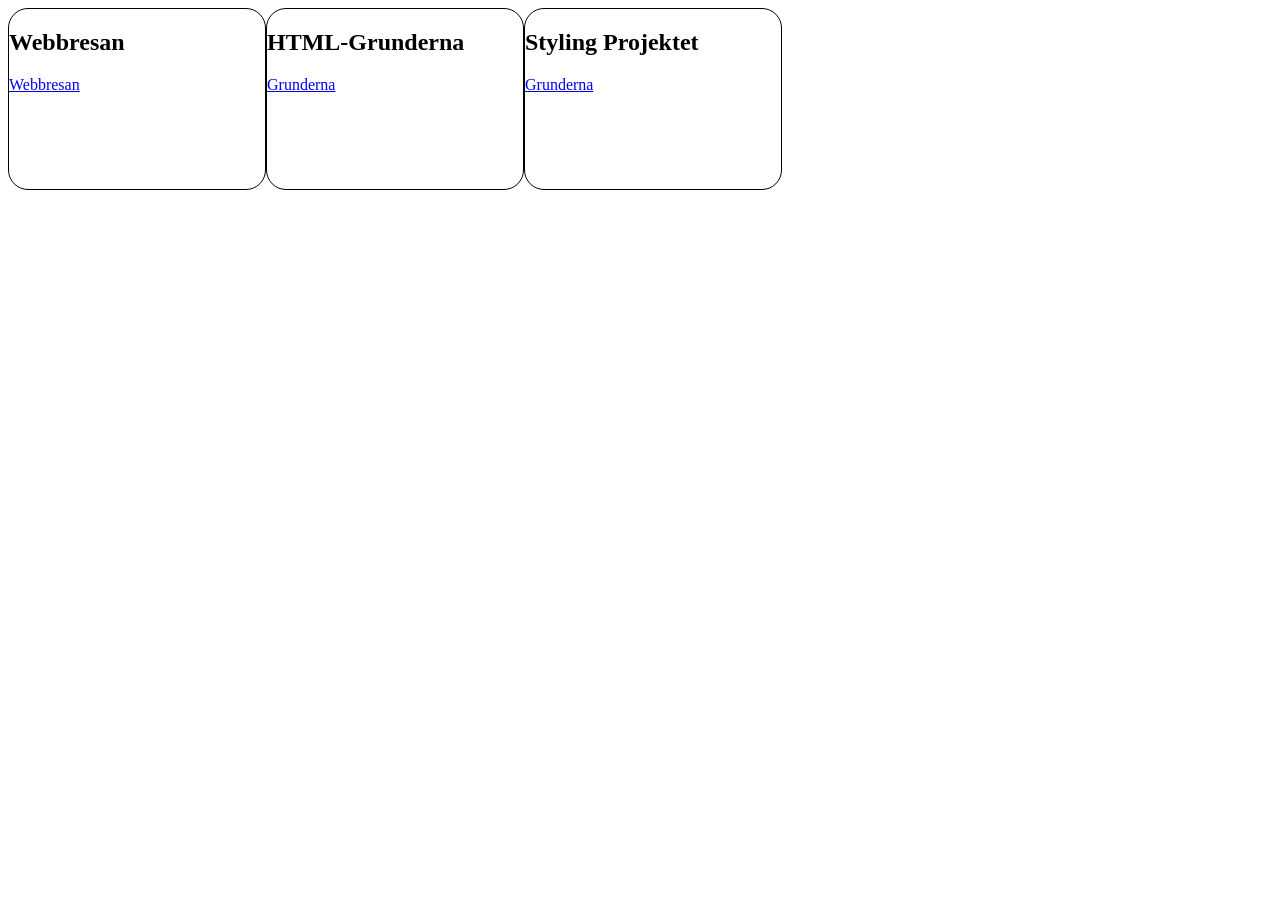
<file: index.html>
<!doctype html>
<html lang="en">
  <head>
    <link href="style.css" rel="stylesheet" />
    <meta charset="UTF-8" />
    <meta name="viewport" content="width=device-width, initial-scale=1.0" />
    <title>Document</title>
  </head>
  <body>
    <section>
      <h1>Webbresan</h1>
      <a href="Webbresan/index.html">Webbresan</a>
    </section>
    <section>
      <h2>HTML-Grunderna</h2>
      <a href="grunder/index.html">Grunderna</a>
    </section>
    <section>
      <h2>Styling Projektet</h2>
      <a href="Styling/index.html">Grunderna</a>
    </section>
  </body>
</html>
</file>
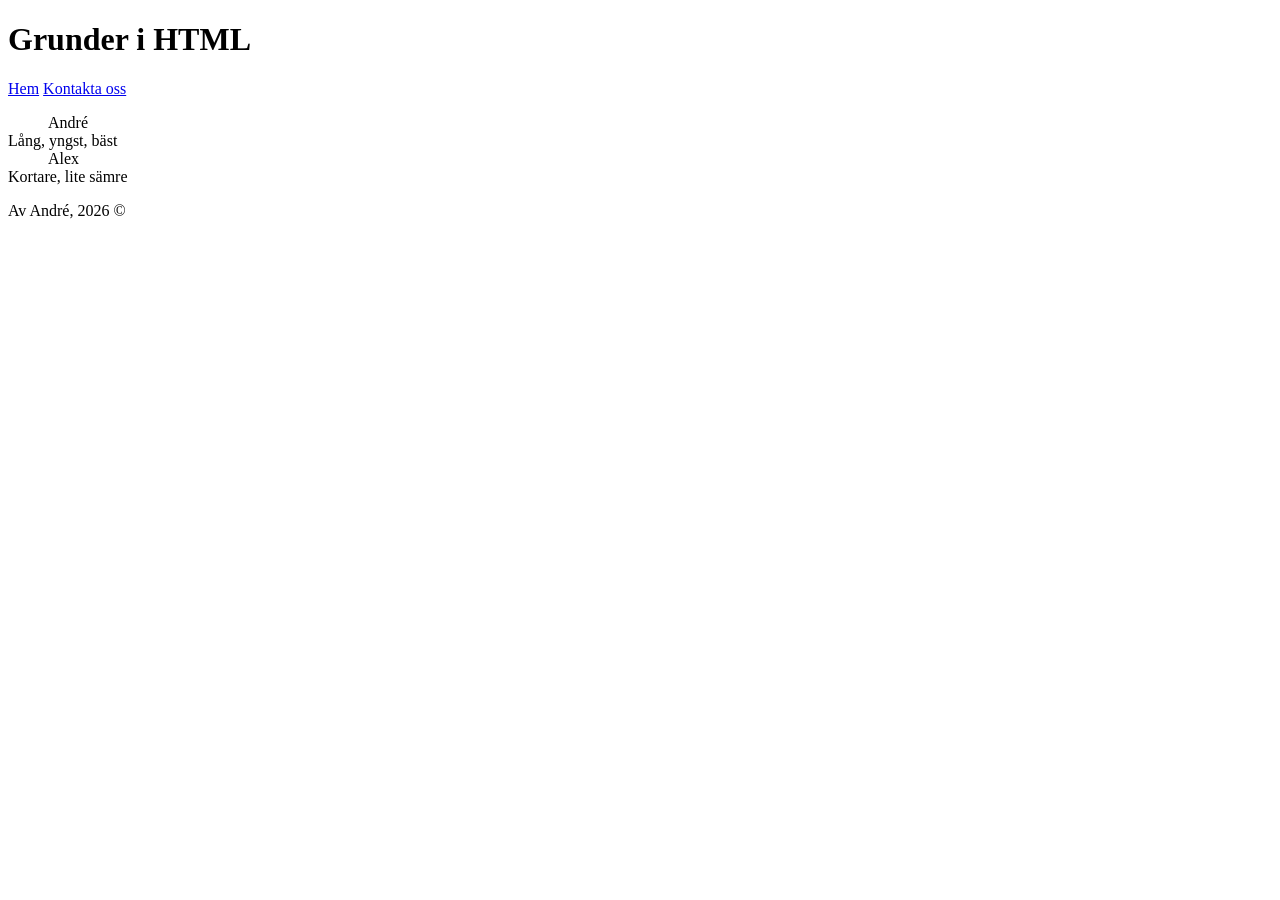
<file: grunder/index.html>
<!doctype html>
<html lang="en">
  <head>
    <meta charset="UTF-8" />
    <meta name="viewport" content="width=device-width, initial-scale=1.0" />
    <title>Document</title>
  </head>
  <body>
    <header><h1>Grunder i HTML</h1></header>
    <nav>
      <a href="index.html" aria-current="page">Hem</a>
      <a href="kontakta_oss.html">Kontakta oss</a>
    </nav>
    <main>
      <dl>
        <dd>André</dd>
        <dt>Lång, yngst, bäst</dt>
        <dd>Alex</dd>
        <dt>Kortare, lite sämre</dt>
      </dl>
    </main>
    <footer>
      <p>Av André, 2026 &copy;</p>
    </footer>
  </body>
</html>
</file>
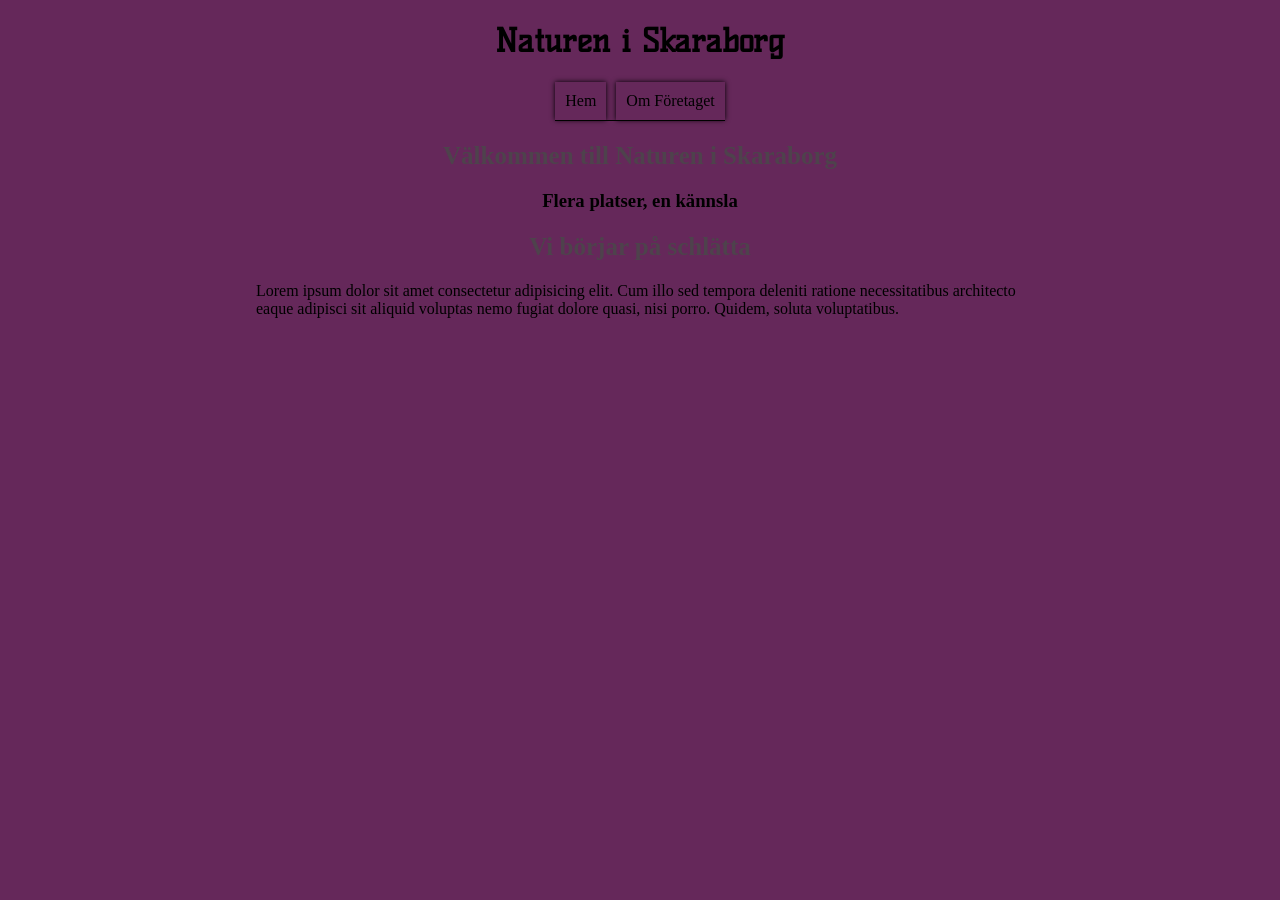
<file: Styling/index.html>
<!doctype html>
<html lang="en">
  <head>
    <meta charset="UTF-8" />
    <meta name="viewport" content="width=device-width, initial-scale=1.0" />
    <title>Document</title>
    <link rel="stylesheet" href="style.css" />
  </head>
  <body>
    <header>
      <h1>Naturen i Skaraborg</h1>
    </header>
    <nav>
      <a href="index.html">Hem</a>
      <a href="about.html">Om Företaget</a>
    </nav>
    <main>
      <section>
        <h2 class="subHead">Välkommen till Naturen i Skaraborg</h2>
        <h3>Flera platser, en kännsla</h3>
      </section>
      <section>
        <h2 class="subHead">Vi börjar på schlätta</h2>
        <p class="max">
          Lorem ipsum dolor sit amet consectetur adipisicing elit. Cum illo sed
          tempora deleniti ratione necessitatibus architecto eaque adipisci sit
          aliquid voluptas nemo fugiat dolore quasi, nisi porro. Quidem, soluta
          voluptatibus.
        </p>
      </section>
    </main>
    <footer></footer>
  </body>
</html>
</file>
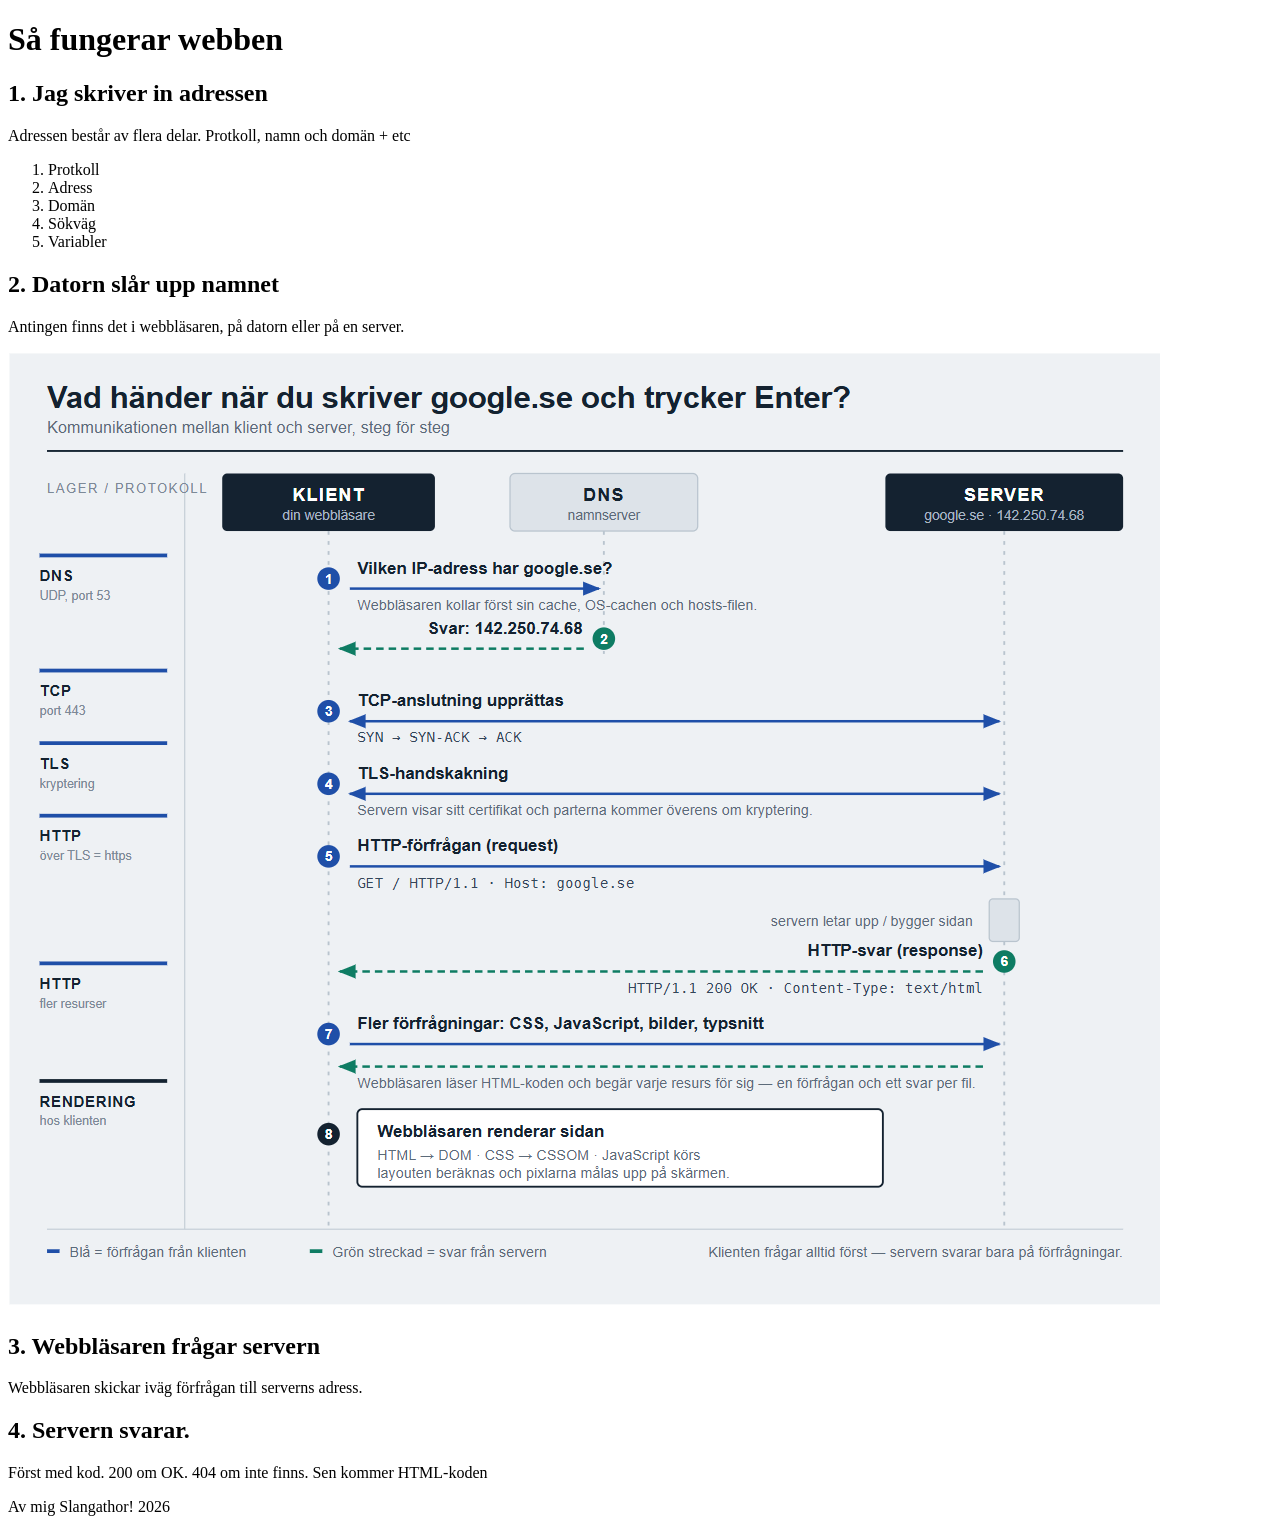
<file: Webbresan/index.html>
<!doctype html>
<html>
  <head>
    <title>My Site</title>
  </head>
  <body>
    <header>
      <h1>Så fungerar webben</h1>
    </header>
    <main>
      <section>
        <h2>1. Jag skriver in adressen</h2>
        <p>Adressen består av flera delar. Protkoll, namn och domän + etc</p>
        <ol>
          <li>Protkoll</li>
          <li>Adress</li>
          <li>Domän</li>
          <li>Sökväg</li>
          <li>Variabler</li>
        </ol>
      </section>
      <section>
        <h2>2. Datorn slår upp namnet</h2>
        <p>Antingen finns det i webbläsaren, på datorn eller på en server.</p>
        <img src="imgs/dns.png" >
      </section>
      <section>
        <h2>3. Webbläsaren frågar servern</h2>
        <p>Webbläsaren skickar iväg förfrågan till serverns adress.</p>
      </section>
      <section>
        <h2>4. Servern svarar.</h2>
        <p>
          Först med kod. 200 om OK. 404 om inte finns. Sen kommer HTML-koden
        </p>
      </section>
    </main>
    <footer>
      <p>Av mig Slangathor! 2026</p>
    </footer>
  </body>
</html>
</file>
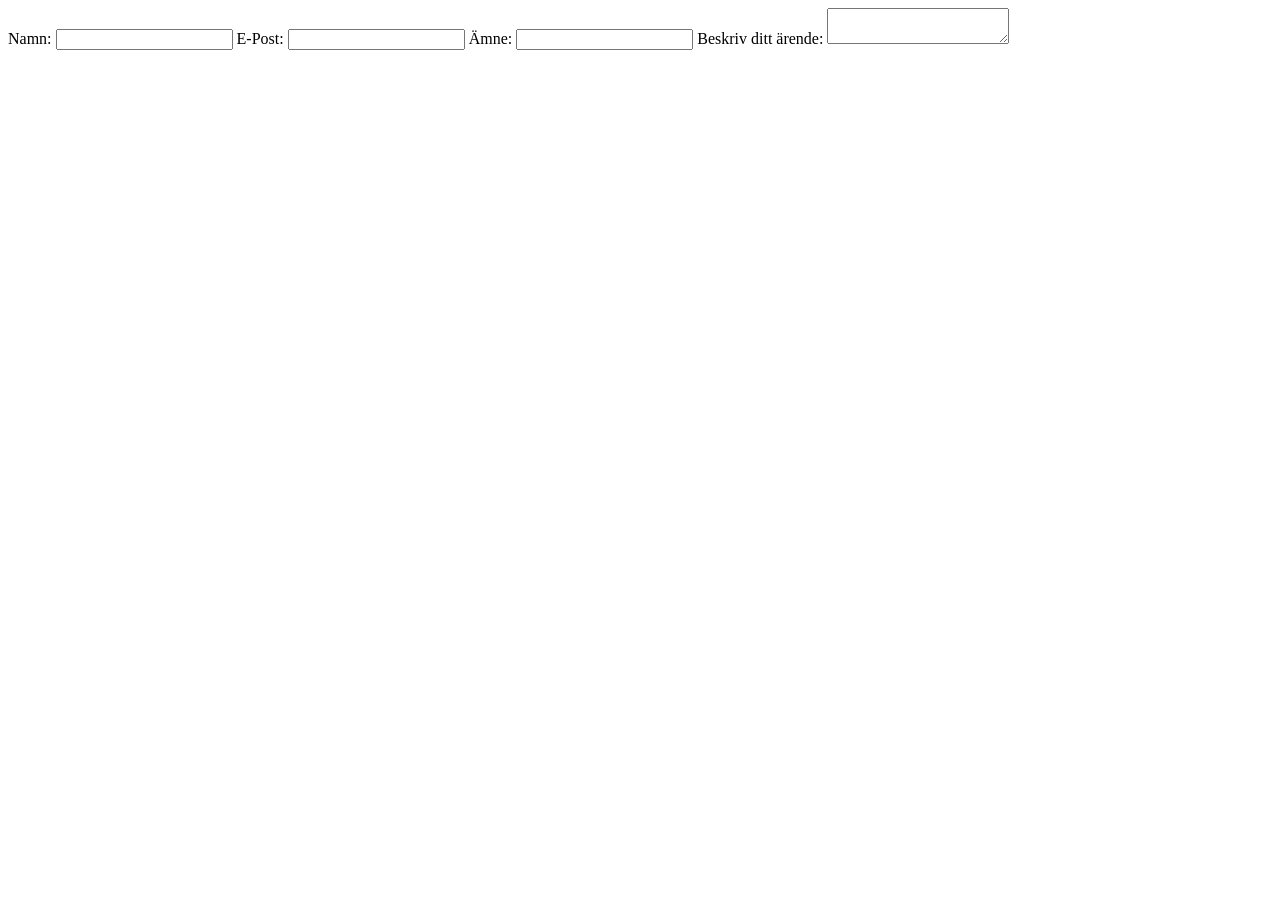
<file: grunder/kontakta_oss.html>
<!doctype html>
<html lang="en">
  <head>
    <meta charset="UTF-8" />
    <meta name="viewport" content="width=device-width, initial-scale=1.0" />
    <title>Document</title>
  </head>
  <body>
    <header>
      
    </header>
    <nav>

    </nav>
    <main>
      <form>
        <label for="name">Namn:</label>
        <input type="text" name="name" id="name" />

        <label for="email">E-Post:</label>
        <input type="email" name="email" id="email" />

        <label for="subject">Ämne:</label>
        <input type="text" name="subject" id="subject" />

        <label for="description">Beskriv ditt ärende:</label>
        <textarea name="description" id="description"></textarea>
      </form>
    </main>
    <footer></footer>
  </body>
</html>
</file>
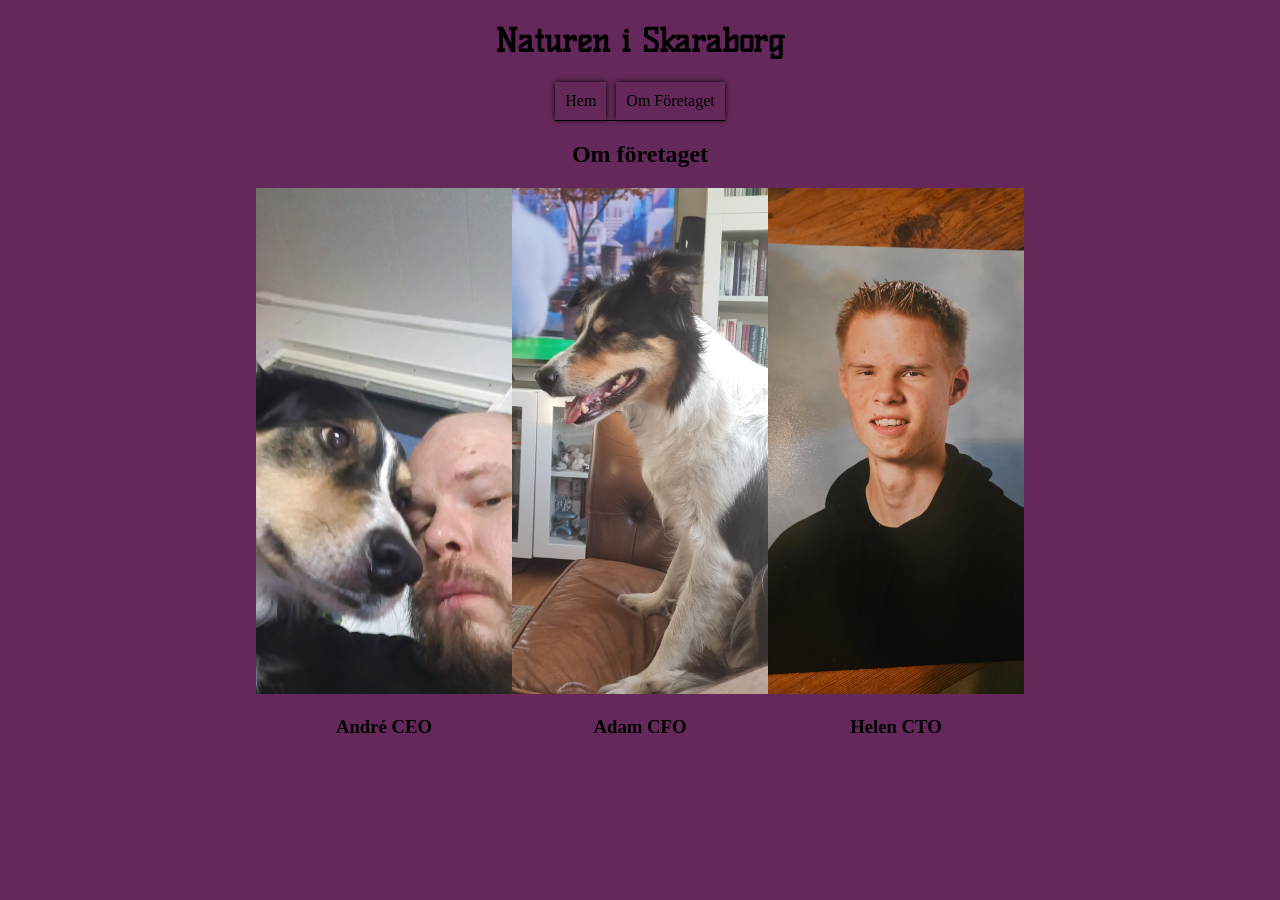
<file: Styling/about.html>
<!doctype html>
<html lang="en">
  <head>
    <meta charset="UTF-8" />
    <meta name="viewport" content="width=device-width, initial-scale=1.0" />
    <title>Document</title>
    <link rel="stylesheet" href="style.css">
  </head>
  <body>
    <header>
      <h1>Naturen i Skaraborg</h1>
    </header>
    <nav>
      <a href="index.html">Hem</a>
      <a href="about.html">Om Företaget</a>
    </nav>
    <main>
        <h2>Om företaget</h2>
        <div class="row">
            <section>
                <img src="img/CEO.jpg" alt="The CEO of the company">
                <h3>André CEO</h3>
            </section>
            <section>
                <img src="img/CFO.jpg" alt="The CFO of the company">
                <h3>Adam CFO</h3>
            </section>
            <section>
                <img src="img/CTO.jpg" alt="The CTO of the company">
                <h3>Helen CTO</h3>
            </section>
        </div>
        <div class="row"></div>
    </main>
    <footer>

    </footer>
  </body>
</html>
</file>
<file: style.css>
body {
  display: flex;
}

section {
  height: 20dvh;
  width: 20dvw;
  border: 1px solid black;
  border-radius: 20px;
}
</file>
<file: Styling/style.css>
@import url("https://fonts.googleapis.com/css2?family=Kelly+Slab&display=swap");

*,
*::before,
*::after {
  box-sizing: border-box;
}

:root {
  --bgColor: #65285a;
  --textColor: #a9e4ef;
  --accentColor: #96f550;
}

body {
  background-color: var(--bgColor);
  display: flex;
  flex-direction: column;
  justify-content: center;
  align-items: center;
  width: 60dvw;
  margin: auto;
}

header {
  font-family: "Kelly Slab", sans-serif;
  font-weight: 400;
  font-style: normal;
}

nav {
  display: flex;
  flex-wrap: wrap;
  gap: 10px;
  border-bottom: 1px solid black;
}

nav a {
  color: black;
  text-decoration: none;
  padding: 10px;
  box-shadow: 0 0 5px black;
}

nav a:hover {
  box-shadow: 0 3px 5px black;
}

nav a:active {
  box-shadow: 0 1px 3px black;
}

h1,
h2,
h3 {
  text-align: center;
}

.subHead {
  font-size: 25px;
  color: rgba(72, 72, 72, 0.8);
}

.max {
  max-width: 60dvw;
}

.row {
  display: flex;
}

.row img {
  width: 100%;
  height: 80%;
  object-fit: cover;
}

.row section {
  flex: 1;
}
</file>
